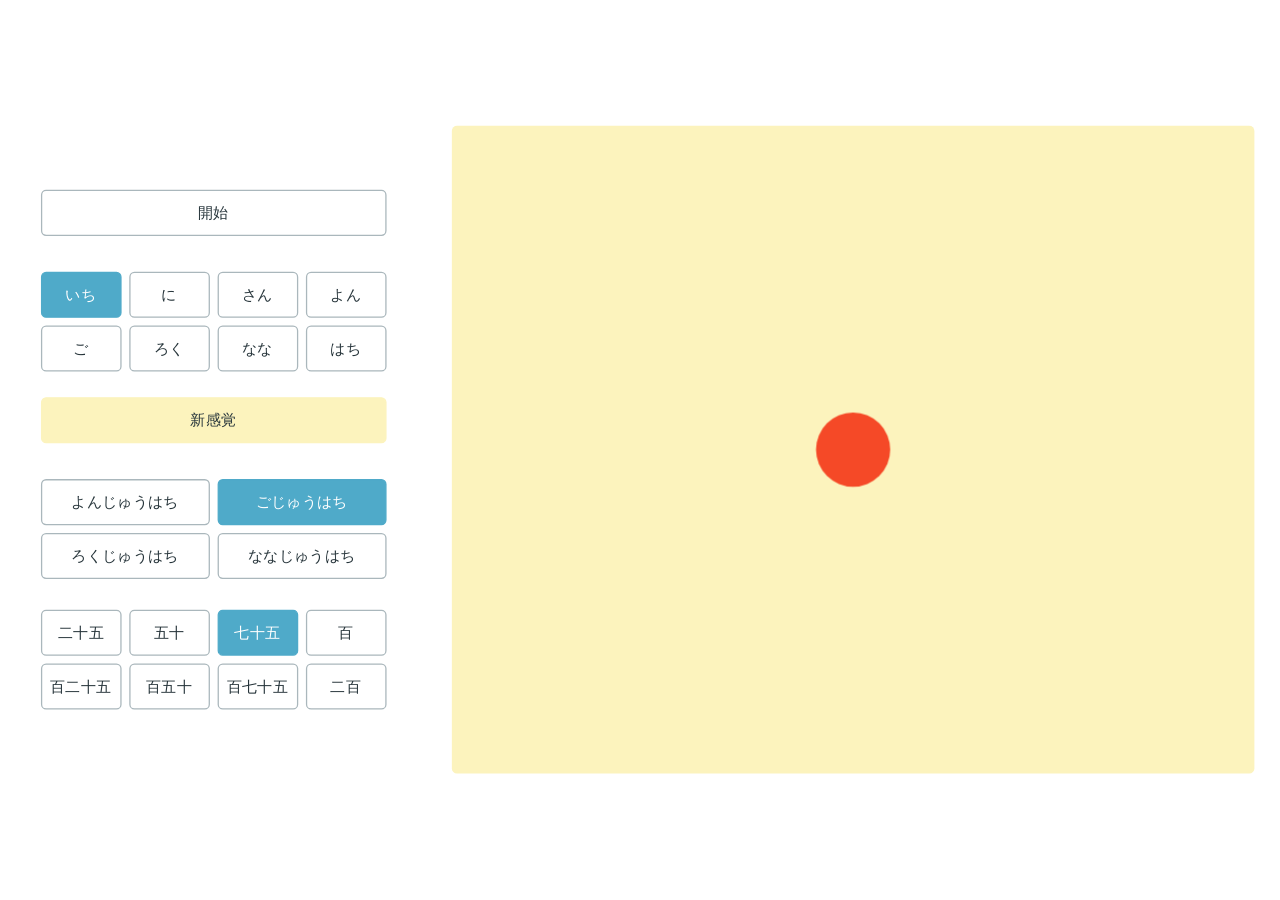
<file: index.html>
<!doctype html>
<html>
	<head>
		<link rel="apple-touch-icon" href="apple-touch-icon.png"/>
		<link rel="icon" type="image/svg+xml" href="images/wind.svg">
		<meta charset="utf-8">
		<meta name="viewport" content="width=device-width, initial-scale=1">
		<meta name="mobile-web-app-capable" content="yes">
		<link href="plugins/bootstrap.min.css" rel="stylesheet">
		<script src="plugins/bootstrap.bundle.min.js"></script>
		<link href="fonts.css" rel="stylesheet" type="text/css" />
		<link href="style.css" rel="stylesheet" type="text/css" />

		<title>新感覚</title>
	</head>


	<body class="development-mode">
		<main class="max-size" data-landscape-width="1000" data-landscape-height="562.5" data-portrait-width="390" data-portrait-height="844">

			<section id="page1" class="transition-duration-1000ms">
				<div class="row g-0 w-100 h-100">
					<aside class="col-4 ball-controls d-flex align-items-center">
						<div class="ball-controls-inner">
							<div class="ball-control-groups">
								<button id="music-toggle" class="ball-option-button music-toggle-button" type="button" lang="ja" aria-pressed="false" disabled>開始</button>
								<div class="ball-option-grid" role="group" aria-label="Synliga bollar">
									<button class="ball-option-button ball-count-button" type="button" lang="ja" data-count="1" aria-pressed="true">いち</button>
									<button class="ball-option-button ball-count-button" type="button" lang="ja" data-count="2" aria-pressed="false">に</button>
									<button class="ball-option-button ball-count-button" type="button" lang="ja" data-count="3" aria-pressed="false">さん</button>
									<button class="ball-option-button ball-count-button" type="button" lang="ja" data-count="4" aria-pressed="false">よん</button>
									<button class="ball-option-button ball-count-button" type="button" lang="ja" data-count="5" aria-pressed="false">ご</button>
									<button class="ball-option-button ball-count-button" type="button" lang="ja" data-count="6" aria-pressed="false">ろく</button>
									<button class="ball-option-button ball-count-button" type="button" lang="ja" data-count="7" aria-pressed="false">なな</button>
									<button class="ball-option-button ball-count-button" type="button" lang="ja" data-count="8" aria-pressed="false">はち</button>
								</div>
								<button id="feeling-toggle" class="ball-option-button feeling-toggle-button" type="button" lang="ja" aria-pressed="false" disabled>新感覚</button>
								<div class="ball-size-control">
									<div class="ball-option-grid" role="group" aria-label="Bollstorlek">
										<button class="ball-option-button ball-size-button" type="button" lang="ja" data-size="48" aria-pressed="false">よんじゅうはち</button>
										<button class="ball-option-button ball-size-button" type="button" lang="ja" data-size="58" aria-pressed="true">ごじゅうはち</button>
										<button class="ball-option-button ball-size-button" type="button" lang="ja" data-size="68" aria-pressed="false">ろくじゅうはち</button>
										<button class="ball-option-button ball-size-button" type="button" lang="ja" data-size="78" aria-pressed="false">ななじゅうはち</button>
									</div>
								</div>
								<div class="ball-speed-control">
									<div class="ball-option-grid" role="group" aria-label="Bollhastighet i procent">
										<button class="ball-option-button ball-speed-button" type="button" lang="ja" data-speed="25" aria-pressed="false">二十五</button>
										<button class="ball-option-button ball-speed-button" type="button" lang="ja" data-speed="50" aria-pressed="false">五十</button>
										<button class="ball-option-button ball-speed-button" type="button" lang="ja" data-speed="75" aria-pressed="true">七十五</button>
										<button class="ball-option-button ball-speed-button" type="button" lang="ja" data-speed="100" aria-pressed="false">百</button>
										<button class="ball-option-button ball-speed-button" type="button" lang="ja" data-speed="125" aria-pressed="false">百二十五</button>
										<button class="ball-option-button ball-speed-button" type="button" lang="ja" data-speed="150" aria-pressed="false">百五十</button>
										<button class="ball-option-button ball-speed-button" type="button" lang="ja" data-speed="175" aria-pressed="false">百七十五</button>
										<button class="ball-option-button ball-speed-button" type="button" lang="ja" data-speed="200" aria-pressed="false">二百</button>
									</div>
								</div>
							</div>
						</div>
					</aside>

					<div class="col-8 ball-stage d-flex align-items-center justify-content-center">
						<div id="ball-playfield" class="ball-playfield" aria-label="Bollarnas rörelseyta">
							<div class="bouncing-circle ball-orange" data-stinger-a="Stinger-9" data-stinger-b="Stinger-17" aria-hidden="true"></div>
							<div class="bouncing-circle ball-blue" data-stinger-a="Stinger-10" data-stinger-b="Stinger-18" aria-hidden="true" hidden></div>
							<div class="bouncing-circle ball-green" data-stinger-a="Stinger-11" data-stinger-b="Stinger-19" aria-hidden="true" hidden></div>
							<div class="bouncing-circle ball-yellow" data-stinger-a="Stinger-12" data-stinger-b="Stinger-20" aria-hidden="true" hidden></div>
							<div class="bouncing-circle ball-cyan" data-stinger-a="Stinger-13" data-stinger-b="Stinger-21" aria-hidden="true" hidden></div>
							<div class="bouncing-circle ball-violet" data-stinger-a="Stinger-14" data-stinger-b="Stinger-22" aria-hidden="true" hidden></div>
							<div class="bouncing-circle ball-pink" data-stinger-a="Stinger-15" data-stinger-b="Stinger-23" aria-hidden="true" hidden></div>
							<div class="bouncing-circle ball-white" data-stinger-a="Stinger-16" data-stinger-b="Stinger-24" aria-hidden="true" hidden></div>
						</div>
					</div>
				</div>
			</section>

		</main>


		<script src="plugins/max.size.js"></script>
		<script src="waxml.js" data-source="wa.xml"></script>
		<script src="plugins/script.js"></script>
		<script src="script.js"></script>


	</body>
</html>
</file>
<file: fonts.css>
.roboto-thin {
  font-family: "Roboto", sans-serif;
  font-weight: 100;
  font-style: normal;
}

.roboto-light {
  font-family: "Roboto", sans-serif;
  font-weight: 300;
  font-style: normal;
}

.roboto-regular {
  font-family: "Roboto", sans-serif;
  font-weight: 400;
  font-style: normal;
}

.roboto-medium {
  font-family: "Roboto", sans-serif;
  font-weight: 500;
  font-style: normal;
}

.roboto-bold {
  font-family: "Roboto", sans-serif;
  font-weight: 700;
  font-style: normal;
}

.roboto-black {
  font-family: "Roboto", sans-serif;
  font-weight: 900;
  font-style: normal;
}

.roboto-thin-italic {
  font-family: "Roboto", sans-serif;
  font-weight: 100;
  font-style: italic;
}

.roboto-light-italic {
  font-family: "Roboto", sans-serif;
  font-weight: 300;
  font-style: italic;
}

.roboto-regular-italic {
  font-family: "Roboto", sans-serif;
  font-weight: 400;
  font-style: italic;
}

.roboto-medium-italic {
  font-family: "Roboto", sans-serif;
  font-weight: 500;
  font-style: italic;
}

.roboto-bold-italic {
  font-family: "Roboto", sans-serif;
  font-weight: 700;
  font-style: italic;
}

.roboto-black-italic {
  font-family: "Roboto", sans-serif;
  font-weight: 900;
  font-style: italic;
}
</file>
<file: style.css>
html, body {
	margin: 0px;
	padding: 0px;
	width: 100%;
	height: 100%;
}

:root {
	--field-color-a: #FCF3BD;
	--field-color-b: #BEE8CC;
}

body {
	background-color: #ffffff;
}

.bouncing-circle {
	position: absolute;
	left: 0;
	top: 0;
	width: 60px;
	height: 60px;
	border-radius: 50%;
	background-color: #F54927;
}

.ball-controls {
	padding: 32px 28px;
	background-color: #FFF;
	color: #171B1D;
}

.ball-controls-inner {
	width: 100%;
	max-width: 270px;
	margin: 0 auto;
}

.ball-control-groups {
	width: 100%;
}

.music-toggle-button {
	width: 100%;
	margin-bottom: 18px;
}

.feeling-toggle-button {
	width: 100%;
	margin-top: 20px;
}

.ball-option-grid {
	display: grid;
	grid-template-columns: repeat(4, minmax(0, 1fr));
	gap: 6px;
	margin-top: 10px;
}

.ball-size-control {
	margin-top: 28px;
}

.ball-size-control .ball-option-grid {
	grid-template-columns: repeat(2, minmax(0, 1fr));
}

.ball-speed-control {
	margin-top: 24px;
}

.ball-speed-control .ball-option-grid {
	grid-template-columns: repeat(4, minmax(0, 1fr));
}

.ball-option-button {
	min-width: 0;
	padding: 8px 2px;
	border: 1px solid #AAB7BC;
	border-radius: 4px;
	background: #FFF;
	color: #26343A;
	font-size: 12px;
}

.ball-option-button:hover {
	background: #DCE3E5;
}

.ball-option-button[aria-pressed="true"] {
	border-color: #4FAAC9;
	background: #4FAAC9;
	color: #FFF;
}

.ball-option-button.feeling-toggle-button,
.ball-option-button.feeling-toggle-button:hover {
	border-color: var(--field-color-a);
	background: var(--field-color-a);
	color: #26343A;
}

.ball-option-button.feeling-toggle-button[aria-pressed="true"],
.ball-option-button.feeling-toggle-button[aria-pressed="true"]:hover {
	border-color: var(--field-color-b);
	background: var(--field-color-b);
	color: #26343A;
}

.ball-option-button:focus-visible {
	outline: 2px solid #171B1D;
	outline-offset: 2px;
}

.ball-stage {
	background-color: #FFF;
}

.ball-playfield {
	position: relative;
	width: 94%;
	height: 90%;
	overflow: hidden;
	border-radius: 4px;
	background-color: var(--field-color-a);
}

.ball-playfield.mode-b {
	background-color: var(--field-color-b);
}

body.flat .ball-playfield {
	overflow: visible;
	border-radius: 0;
}

.fps-meter {
	position: fixed;
	top: 4px;
	left: 4px;
	z-index: 1000;
	padding: 2px 6px;
	border-radius: 3px;
	background: rgba(23, 27, 29, 0.8);
	color: #FFF;
	font: 11px/1.3 monospace;
	pointer-events: none;
}

.ball-yellow { background-color: #F4C542; }
.ball-cyan { background-color: #06B6D4; }
.ball-violet { background-color: #A855F7; }
.ball-pink { background-color: #EC4899; }
.ball-white { background-color: #E5E7EB; }

.ball-blue { background-color: #2563EB; }
.ball-green { background-color: #16A34A; }
.ball-orange { background-color: #F54927; }

main {
	background-color: #FFF;
	width: 1000px;
	height: 562.5px;
}

.development-mode a:empty {
	background-color: rgba(133, 133, 254, 0.4);
	border: 1px solid rgba(37, 37, 117, 0.5);
}

a {
	text-decoration: none;
}

body *.imusic-loading {
	display: none;
}
body.imusic-loading *.imusic-loading {
	animation: blinking 700ms infinite;
	display: block;
}@keyframes blinking {
	0% {
		opacity: 0;
	}
	100% {
		opacity: 1;
	}
}

body.production-mode .waxml-open-button {
	display: none;
}

@media (orientation: portrait) {
	main {
		width: 100vw !important;
		height: 100vh !important;
		height: 100dvh !important;
		top: 0 !important;
		left: 0 !important;
		-webkit-transform: none !important;
		transform: none !important;
	}

	.ball-controls,
	.ball-stage {
		flex: 0 0 auto;
		width: 100%;
	}

	.ball-controls {
		height: 26%;
		padding: 8px 12px;
		align-items: flex-end !important;
	}

	.ball-controls-inner {
		max-width: none;
	}

	.ball-control-groups {
		display: grid;
		grid-template-columns: minmax(0, 1fr) minmax(0, 1fr);
		grid-template-areas:
			"music feeling"
			"count count"
			"size speed";
		gap: 5px 8px;
	}

	.music-toggle-button {
		grid-area: music;
		margin: 0;
	}

	.feeling-toggle-button {
		grid-area: feeling;
		margin: 0;
	}

	.ball-control-groups > .ball-option-grid {
		grid-area: count;
		grid-template-columns: repeat(8, minmax(0, 1fr));
		gap: 4px;
		margin: 0;
	}

	.ball-size-control {
		grid-area: size;
		margin: 0;
	}

	.ball-size-control .ball-option-grid {
		grid-template-columns: repeat(2, minmax(0, 1fr));
		gap: 4px;
		margin: 0;
	}

	.ball-speed-control {
		grid-area: speed;
		margin: 0;
	}

	.ball-speed-control .ball-option-grid {
		grid-template-columns: repeat(4, minmax(0, 1fr));
		gap: 4px;
		margin: 0;
	}

	.ball-option-button {
		padding: 5px 1px;
		font-size: 10px;
		line-height: 1.15;
	}

	.ball-stage {
		height: 74%;
	}

	.ball-playfield {
		width: 96%;
		height: 96%;
	}
}
</file>
